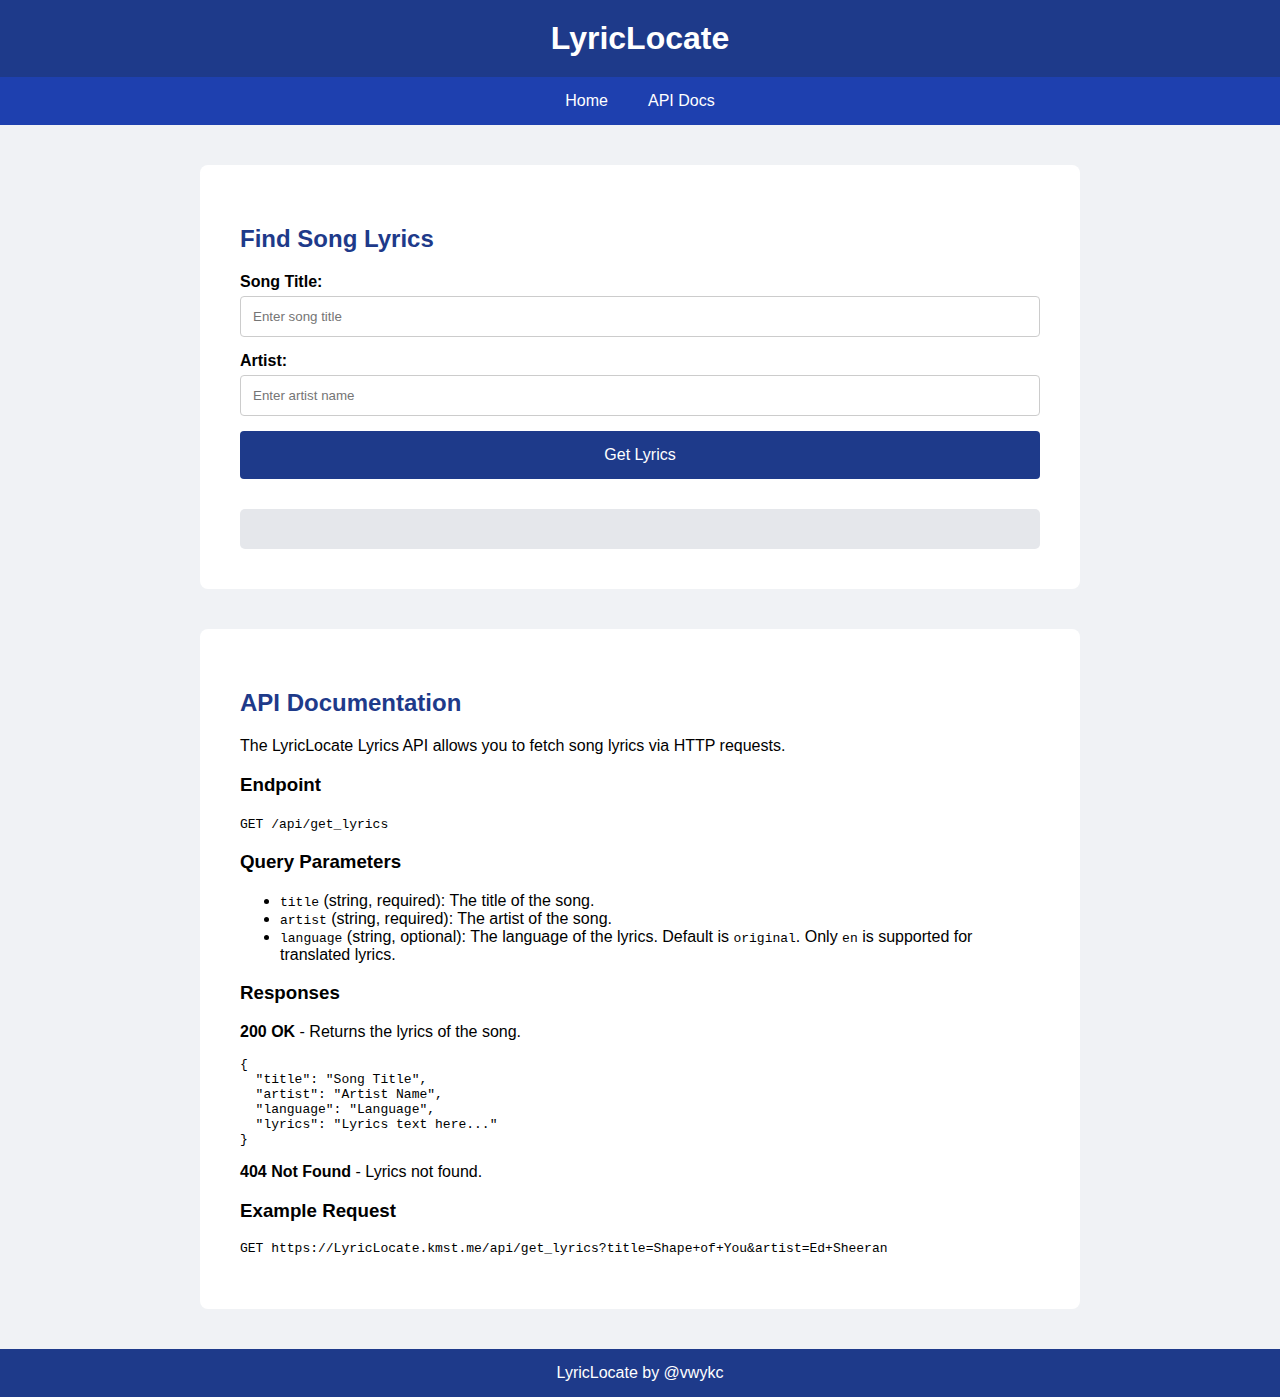
<file: frontend/index.html>
<!DOCTYPE html>
<html lang="en">
<head>
    <meta charset="UTF-8">
    <title>LyricLocate Lyrics Finder</title>
    <meta name="viewport" content="width=device-width, initial-scale=1.0">
    <link rel="stylesheet" href="style.css">
</head>
<body>
    <header>
        <h1>LyricLocate</h1>
        <nav>
            <a href="#home">Home</a>
            <a href="#api">API Docs</a>
        </nav>
    </header>
    <main>
        <section class="container" id="home">
            <h2>Find Song Lyrics</h2>
            <form id="lyricsForm">
                <div class="input-group">
                    <label for="title">Song Title:</label>
                    <input type="text" id="title" placeholder="Enter song title" required>
                </div>
                <div class="input-group">
                    <label for="artist">Artist:</label>
                    <input type="text" id="artist" placeholder="Enter artist name" required>
                </div>
                <button type="submit">Get Lyrics</button>
            </form>
            <div id="lyrics"></div>
        </section>
        <section class="container" id="api">
            <h2>API Documentation</h2>
            <p>The LyricLocate Lyrics API allows you to fetch song lyrics via HTTP requests.</p>
            <h3>Endpoint</h3>
            <p><code>GET /api/get_lyrics</code></p>
            <h3>Query Parameters</h3>
            <ul>
                <li><code>title</code> (string, required): The title of the song.</li>
                <li><code>artist</code> (string, required): The artist of the song.</li>
                <li><code>language</code> (string, optional): The language of the lyrics. Default is <code>original</code>. Only <code>en</code> is supported for translated lyrics.</li>
            </ul>
            <h3>Responses</h3>
            <p><strong>200 OK</strong> - Returns the lyrics of the song.</p>
            <pre>{
  "title": "Song Title",
  "artist": "Artist Name",
  "language": "Language",
  "lyrics": "Lyrics text here..."
}</pre>
            <p><strong>404 Not Found</strong> - Lyrics not found.</p>
            <h3>Example Request</h3>
            <pre>GET https://LyricLocate.kmst.me/api/get_lyrics?title=Shape+of+You&artist=Ed+Sheeran</pre>
        </section>
    </main>
    <footer>
        <a href="https://github.com/vwkyc/LyricLocate">LyricLocate by @vwykc</a>
    </footer>
    <script src="script.js"></script>
</body>
</html>
</file>
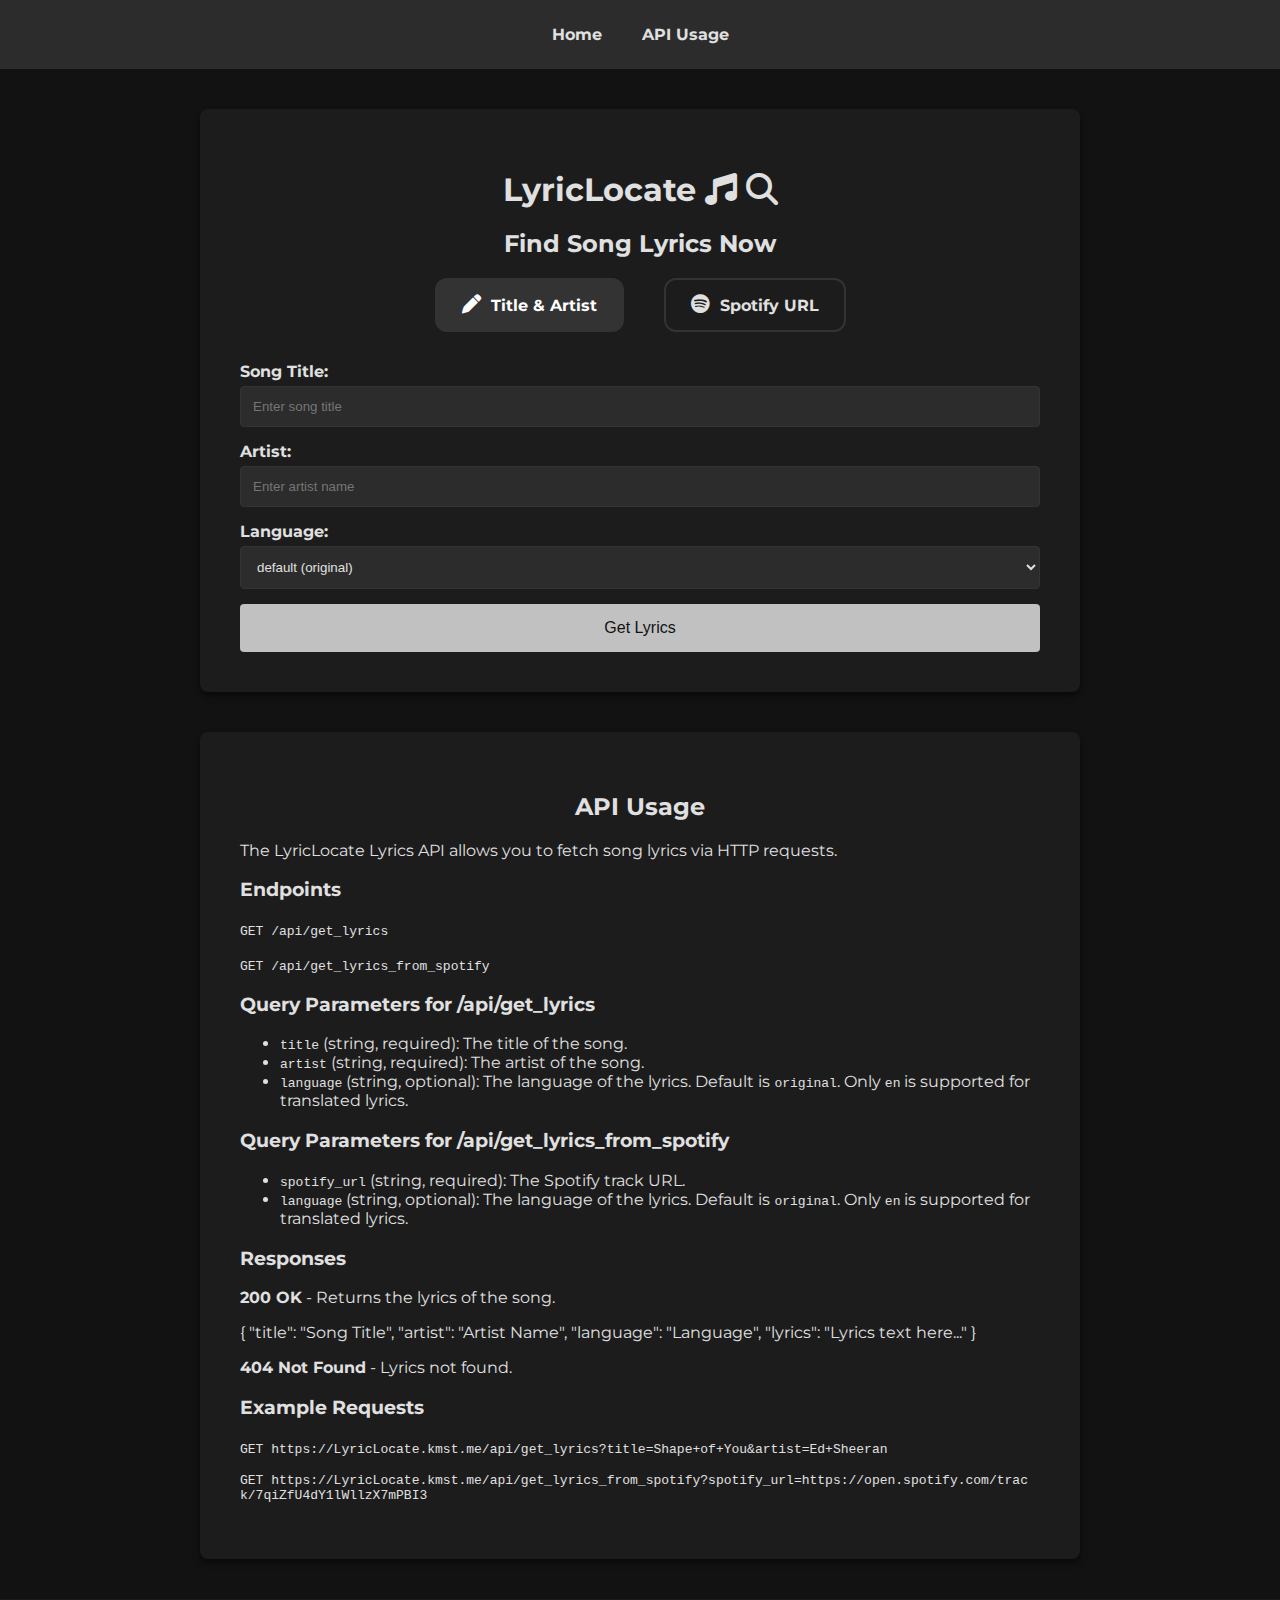
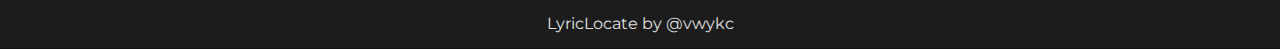
<file: static/index.html>
<!DOCTYPE html>
<html lang="en">
<head>
    <meta charset="UTF-8">
    <title>LyricLocate Lyrics Finder</title>
    <meta name="description" content="LyricLocate Lyrics Finder allows you to search and fetch song lyrics by title, artist, or Spotify URL.">
    <meta name="google-site-verification" content="jFGsPbWqvtSZ173BHYC40iYus6hyy15Iwk6V2U8gw9E" />
    <meta name="viewport" content="width=device-width, initial-scale=1.0">
    
    <meta property="og:title" content="LyricLocate Lyrics Finder">
    <meta property="og:description" content="Search and find song lyrics using title, artist, or Spotify URL.">
    <meta property="og:type" content="website">
    <meta property="og:url" content="https://LyricLocate.kmst.me/">

    <link rel="stylesheet" href="https://cdnjs.cloudflare.com/ajax/libs/font-awesome/6.5.1/css/all.min.css">
    <link rel="stylesheet" href="/static/style.css">
    
    <script type="application/ld+json">
    {
      "@context": "https://schema.org",
      "@type": "WebSite",
      "name": "LyricLocate Lyrics Finder",
      "url": "https://LyricLocate.kmst.me/",
      "description": "Search and find song lyrics by title, artist, or Spotify URL."
    }
    </script>
</head>
<body>
    <nav>
        <a href="#home">Home</a>
        <a href="#api">API Usage</a>
    </nav>
    <main>
        <section class="container" id="home">
            <h1> LyricLocate <i class="fas fa-music"></i> <i class="fas fa-search"></i></h1>
            <h2>Find Song Lyrics Now</h2>
            <div class="search-method">
                <label class="search-toggle active">
                    <input type="radio" name="searchMethod" value="manual" checked>
                    <i class="fas fa-pen"></i>
                    Title & Artist
                </label>
                <label class="search-toggle">
                    <input type="radio" name="searchMethod" value="spotify">
                    <i class="fab fa-spotify"></i>
                    Spotify URL
                </label>
            </div>
            <form id="lyricsForm">
                <div class="input-group manual-input">
                    <label for="title">Song Title:</label>
                    <input type="text" id="title" placeholder="Enter song title" required>
                </div>
                <div class="input-group manual-input">
                    <label for="artist">Artist:</label>
                    <input type="text" id="artist" placeholder="Enter artist name" required>
                </div>
                <div class="input-group spotify-input" style="display: none;">
                    <label for="spotifyUrl">Spotify URL:</label>
                    <input type="text" id="spotifyUrl" placeholder="Enter Spotify track URL">
                </div>
                <div class="input-group">
                    <label for="language">Language:</label>
                    <select id="language">
                        <option value="">default (original)</option>
                        <option value="en">en</option>
                    </select>
                </div>
                <button type="submit">Get Lyrics</button>
            </form>
            <div id="lyrics" aria-live="polite"></div>
        </section>
        <section class="container" id="api">
            <h2>API Usage</h2>
            <p>The LyricLocate Lyrics API allows you to fetch song lyrics via HTTP requests.</p>
            <h3>Endpoints</h3>
            <p><code>GET /api/get_lyrics</code></p>
            <p><code>GET /api/get_lyrics_from_spotify</code></p>
            <h3>Query Parameters for /api/get_lyrics</h3>
            <ul>
                <li><code>title</code> (string, required): The title of the song.</li>
                <li><code>artist</code> (string, required): The artist of the song.</li>
                <li><code>language</code> (string, optional): The language of the lyrics. Default is <code>original</code>. Only <code>en</code> is supported for translated lyrics.</li>
            </ul>
            <h3>Query Parameters for /api/get_lyrics_from_spotify</h3>
            <ul>
                <li><code>spotify_url</code> (string, required): The Spotify track URL.</li>
                <li><code>language</code> (string, optional): The language of the lyrics. Default is <code>original</code>. Only <code>en</code> is supported for translated lyrics.</li>
            </ul>
            <h3>Responses</h3>
            <p><strong>200 OK</strong> - Returns the lyrics of the song.</p>
            <p>{
  "title": "Song Title",
  "artist": "Artist Name",
  "language": "Language",
  "lyrics": "Lyrics text here..."
}</p>
            <p><strong>404 Not Found</strong> - Lyrics not found.</p>
            <h3>Example Requests</h3>
            <p><code>GET https://LyricLocate.kmst.me/api/get_lyrics?title=Shape+of+You&artist=Ed+Sheeran</code></p>
            <p><code>GET https://LyricLocate.kmst.me/api/get_lyrics_from_spotify?spotify_url=https://open.spotify.com/track/7qiZfU4dY1lWllzX7mPBI3</code></p>
        </section>
    </main>
    <footer>
        <a href="https://github.com/vwkyc/LyricLocate">LyricLocate by @vwykc</a>
    </footer>
    <script src="/static/script.js"></script>
</body>
</html>
</file>
<file: frontend/style.css>
/* style.css */
body {
    font-family: 'Segoe UI', Tahoma, Geneva, Verdana, sans-serif;
    margin: 0;
    padding: 0;
    background-color: #f0f2f5;
}

header {
    background-color: #1e3a8a;
    color: #fff;
}

header h1 {
    margin: 0;
    padding: 20px;
    text-align: center;
}

nav {
    background-color: #1e40af;
    display: flex;
    justify-content: center;
}

nav a {
    color: #fff;
    padding: 15px 20px;
    text-decoration: none;
}

nav a:hover {
    background-color: #1e3a8a;
}

.container {
    max-width: 800px;
    margin: 40px auto;
    background-color: #fff;
    padding: 40px;
    border-radius: 8px;
}

h2 {
    color: #1e3a8a;
    margin-bottom: 20px;
}

.input-group {
    margin-bottom: 15px;
}

label {
    display: block;
    font-weight: bold;
    margin-bottom: 5px;
}

input[type="text"] {
    width: 100%;
    padding: 12px;
    box-sizing: border-box;
    border: 1px solid #ccc;
    border-radius: 4px;
}

button {
    width: 100%;
    padding: 15px;
    background-color: #1e3a8a;
    color: #fff;
    border: none;
    font-size: 16px;
    cursor: pointer;
    border-radius: 4px;
}

button:hover {
    background-color: #1e40af;
}

#lyrics {
    margin-top: 30px;
    padding: 20px;
    background-color: #e5e7eb;
    border-radius: 5px;
    white-space: pre-wrap;
}

footer {
    background-color: #1e3a8a;
    color: #fff;
    text-align: center;
    padding: 15px 0;
    margin-top: 40px;
}

footer a {
    color: #fff;
    text-decoration: none;
}

footer a:hover {
    text-decoration: underline;
    opacity: 0.9;
}

@media (max-width: 600px) {
    .container {
        margin: 20px;
        padding: 20px;
    }
    
    nav a {
        padding: 10px;
    }
}
</file>
<file: static/style.css>
@import url('https://fonts.googleapis.com/css2?family=Montserrat:wght@400;700&display=swap');

body {
    font-family: 'Montserrat', sans-serif;
    margin: 0;
    padding: 0;
    background: url('https://www.transparenttextures.com/patterns/music-sheet.png') #121212;
    color: #e0e0e0;
}

nav {
    background-color: #2c2c2c;
    display: flex;
    justify-content: center;
    padding: 10px 0;
}

nav a {
    color: #e0e0e0;
    padding: 15px 20px;
    text-decoration: none;
    font-weight: bold;
}

nav a:hover {
    background-color: #1c1c1c;
}

.container {
    max-width: 800px;
    margin: 40px auto;
    background-color: #1c1c1c;
    padding: 40px;
    border-radius: 8px;
    box-shadow: 0 4px 6px rgba(0, 0, 0, 0.5);
}

h1 {
    color: #e0e0e0;
    text-align: center;
    margin-bottom: 20px;
}

h2 {
    color: #e0e0e0;
    margin-bottom: 20px;
    text-align: center;
}

.search-method {
    display: flex;
    justify-content: center;
    margin-bottom: 20px;
}

.search-method label {
    margin: 0 10px;
    font-weight: bold;
    cursor: pointer;
}

.input-group {
    margin-bottom: 15px;
}

label {
    display: block;
    font-weight: bold;
    margin-bottom: 5px;
}

input[type="text"] {
    width: 100%;
    padding: 12px;
    box-sizing: border-box;
    border: 1px solid #333;
    border-radius: 4px;
    background-color: #2c2c2c;
    color: #e0e0e0;
}

button {
    width: 100%;
    padding: 15px;
    background-color: #c1c1c1;
    color: #121212;
    border: none;
    font-size: 16px;
    cursor: pointer;
    border-radius: 4px;
    transition: background-color 0.3s ease, transform 0.3s ease;
}

button:hover {
    background-color: #d0d0d0;
    transform: translateY(-2px);
}

#lyrics {
    margin-top: 30px;
    padding: 20px;
    background-color: #2c2c2c;
    border-radius: 5px;
    white-space: pre-wrap;
    max-height: 400px;
    overflow-y: auto;
    overflow-x: hidden;
    display: none; /* Initially hidden */
}

#lyrics::-webkit-scrollbar {
    width: 8px;
}

#lyrics::-webkit-scrollbar-track {
    background: #1c1c1c;
    border-radius: 5px;
}

#lyrics::-webkit-scrollbar-thumb {
    background: #333;
    border-radius: 5px;
}

#lyrics::-webkit-scrollbar-thumb:hover {
    background: #555;
}

#lyrics h3 {
    margin: 0;
    font-size: 1.2em;
    color: #c1c1c1;
}

#lyrics h4 {
    margin-top: 5px;
    font-size: 1em;
    color: #a1a1a1;
}

#lyrics pre {
    font-size: 1.2em;
    line-height: 1.5;
}

footer {
    background-color: #1c1c1c;
    color: #e0e0e0;
    text-align: center;
    padding: 15px 0;
    margin-top: 40px;
}

footer a {
    color: #e0e0e0;
    text-decoration: none;
}

footer a:hover {
    text-decoration: underline;
    opacity: 0.9;
}

@media (max-width: 600px) {
    .container {
        margin: 20px;
        padding: 20px;
    }
    
    nav a {
        padding: 10px;
    }

    .search-method {
        flex-direction: column;
        align-items: center;
    }

    .search-method label {
        margin: 5px 0;
    }
}

.search-method {
    display: flex;
    justify-content: center;
    gap: 20px;
    margin-bottom: 30px;
}

.search-toggle {
    background: #1c1c1c;
    border: 2px solid #333;
    border-radius: 12px;
    padding: 15px 25px;
    color: #e0e0e0;
    cursor: pointer;
    transition: all 0.3s ease;
    display: flex;
    align-items: center;
    gap: 10px;
    font-weight: 600;
}

.search-toggle:hover {
    transform: translateY(-2px);
    box-shadow: 0 4px 12px rgba(0, 0, 0, 0.5);
}

.search-toggle.active {
    background: #333;
    color: white;
}

.search-toggle i {
    font-size: 1.2em;
}

.input-group select {
    width: 100%;
    padding: 12px;
    box-sizing: border-box;
    border: 1px solid #333;
    border-radius: 4px;
    background-color: #2c2c2c;
    color: #e0e0e0;
}

/* Hide the original radio buttons */
.search-method input[type="radio"] {
    display: none;
}

code {
    word-break: break-all;
    word-wrap: break-word;
    white-space: pre-wrap;
    display: inline-block;
    max-width: 100%;
}

#api p {
    overflow-wrap: break-word;
    word-wrap: break-word;
    -ms-word-break: break-all;
    word-break: break-word;
}

pre {
    padding: 1rem;
    border-radius: 4px;
    overflow-x: auto;
    max-width: 100%;
}
</file>
